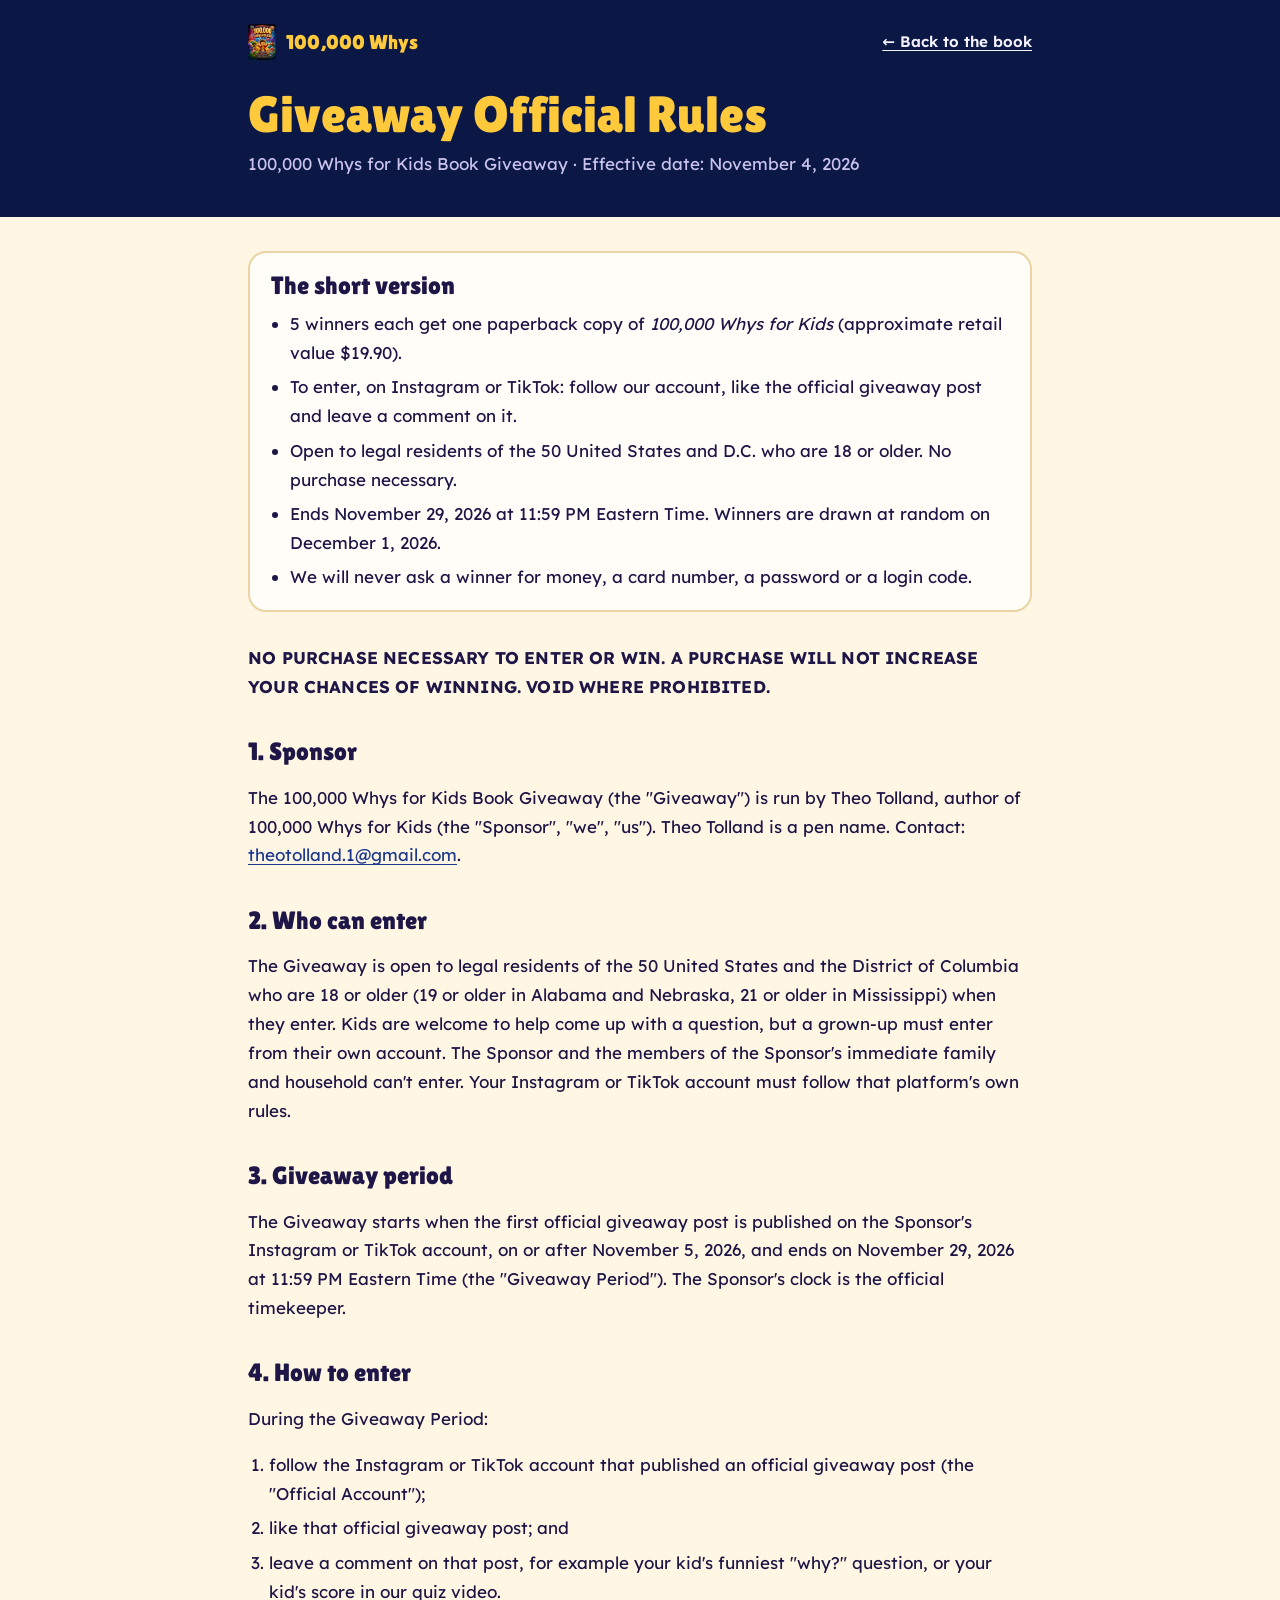
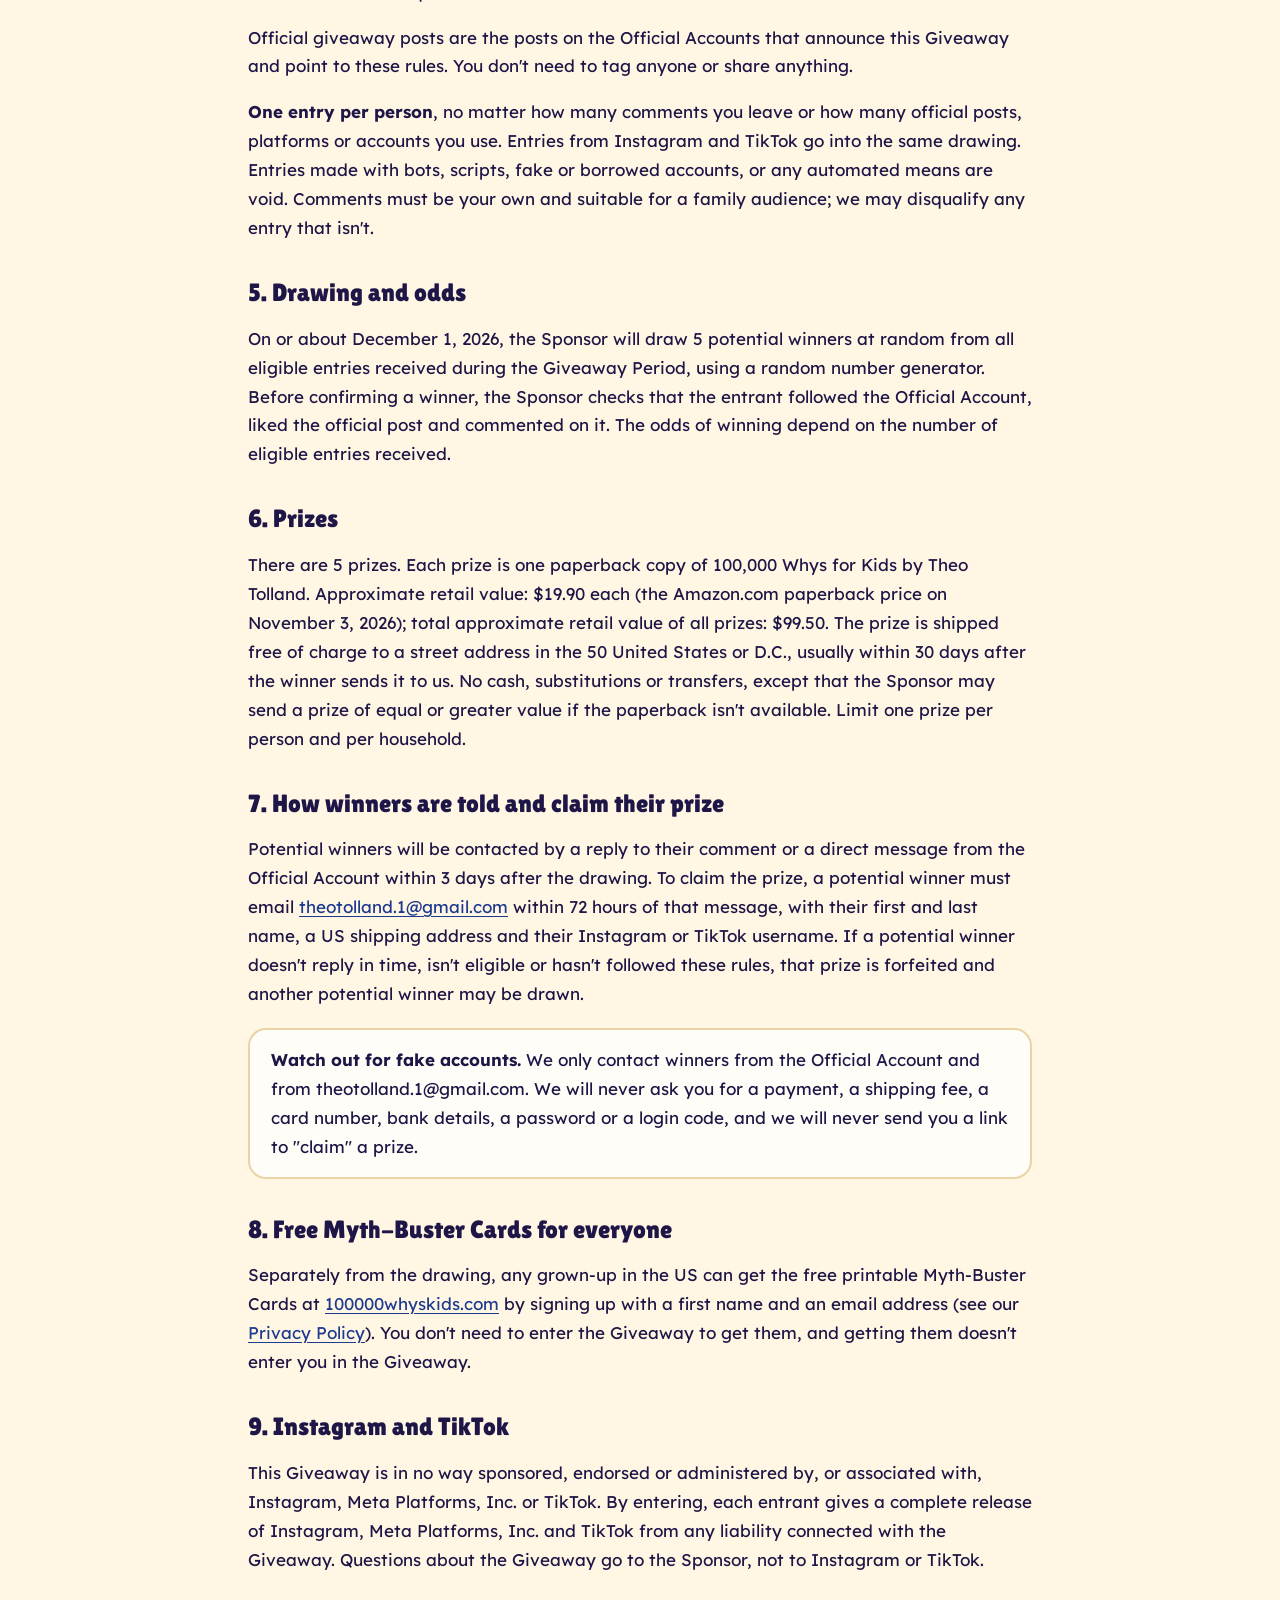
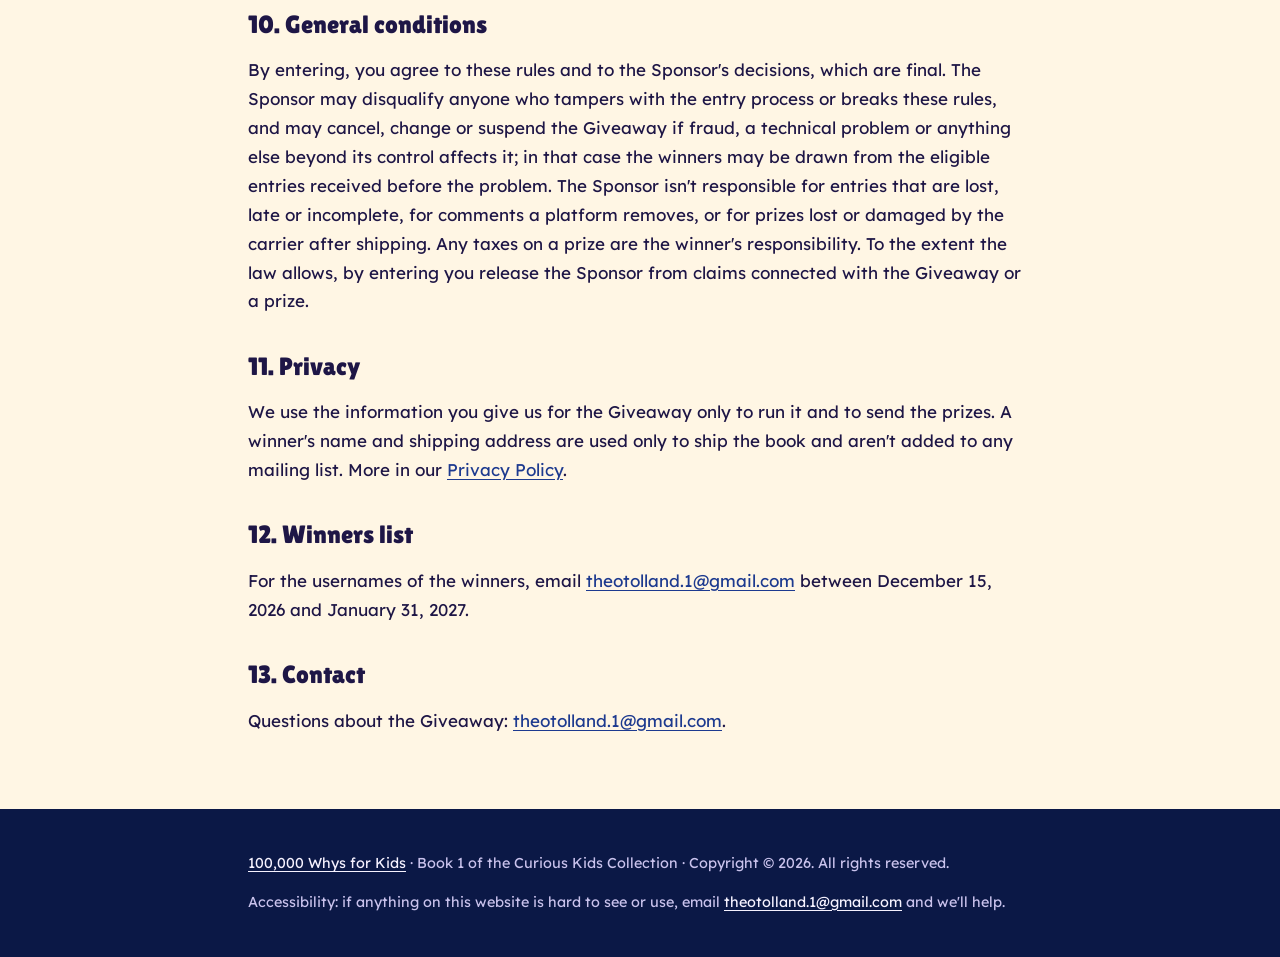
<file: giveaway/index.html>
<!doctype html>
<html lang="en">
<head>
<meta charset="utf-8">
<meta name="viewport" content="width=device-width, initial-scale=1, viewport-fit=cover">
<title>Giveaway Official Rules · 100,000 Whys for Kids</title>
<meta name="description" content="Official rules of the 100,000 Whys for Kids book giveaway: 5 paperback copies, open to US residents 18+, no purchase necessary.">
<link rel="icon" href="../favicon-32.png" sizes="32x32" type="image/png">
<link rel="apple-touch-icon" href="../apple-touch-icon.png">
<link rel="stylesheet" href="../css/fonts.css">
<style>
:root {
  --night: #0B1846; --night-2: #172F78; --night-ink: #F6F2FF; --night-soft: #C9C2EC;
  --paper: #FFF6E4; --card: #FFFDF8; --ink: #1E1646; --ink-soft: #4F4677; --line: #EAD3A4;
  --gold: #FFC93C; --red: #D7263D; --link: #1D3A8F;
  --font-display: "Lilita One", "Arial Rounded MT Bold", system-ui, sans-serif;
  --font-body: Lexend, "Segoe UI", system-ui, -apple-system, sans-serif;
}
@media (prefers-color-scheme: dark) {
  :root:not([data-theme="light"]) { --paper: #120E2E; --card: #221B50; --ink: #F4EFFF; --ink-soft: #C3BBE6; --line: #362E74; --link: #FFD45E; color-scheme: dark; }
}
:root[data-theme="dark"] { --paper: #120E2E; --card: #221B50; --ink: #F4EFFF; --ink-soft: #C3BBE6; --line: #362E74; --link: #FFD45E; color-scheme: dark; }
* { box-sizing: border-box; }
html { -webkit-text-size-adjust: 100%; }
body { margin: 0; background: var(--paper); color: var(--ink); font-family: var(--font-body); font-size: 17px; line-height: 1.7; -webkit-font-smoothing: antialiased; }
a { color: var(--link); text-underline-offset: 3px; }
:focus-visible { outline: 3px solid #2EC4F1; outline-offset: 3px; border-radius: 6px; }
.wrap { max-width: 820px; margin: 0 auto; padding-left: max(18px, env(safe-area-inset-left, 0px)); padding-right: max(18px, env(safe-area-inset-right, 0px)); }
header { background: var(--night); color: var(--night-ink); padding-top: max(18px, env(safe-area-inset-top, 0px)); padding-bottom: 38px; }
.top { display: flex; justify-content: space-between; align-items: center; gap: 1rem; min-height: 48px; }
.brand { display: flex; align-items: center; gap: .6rem; color: var(--gold); font-family: var(--font-display); font-size: 1.25rem; text-decoration: none; }
.brand img { width: 28px; height: auto; border-radius: 3px; }
.back { color: var(--night-ink); font-weight: 600; font-size: .95rem; }
h1 { font-family: var(--font-display); font-weight: 400; font-size: clamp(2.2rem, 6vw, 3.2rem); line-height: 1.05; color: var(--gold); margin: 1.4rem 0 .5rem; }
.eff { color: var(--night-soft); margin: 0; }
main { padding-block: 34px 56px; }
.summary { background: var(--card); border: 2px solid var(--line); border-radius: 18px; padding: 1.1rem 1.3rem; margin: 0 0 2rem; }
.summary h2 { margin-top: 0; }
.summary ul { margin: .4rem 0 0; padding-left: 1.2rem; }
h2 { font-family: var(--font-display); font-weight: 400; font-size: 1.55rem; line-height: 1.2; margin: 2.2rem 0 .6rem; color: var(--ink); }
h3 { font-size: 1.05rem; margin: 1.4rem 0 .3rem; }
p, li { color: var(--ink); }
li + li { margin-top: .35rem; }
.muted { color: var(--ink-soft); }
footer { background: var(--night); color: var(--night-soft); font-size: .9rem; padding-block: 28px max(28px, env(safe-area-inset-bottom, 0px)); }
footer p { color: var(--night-soft); }
footer a { color: var(--night-ink); }
.box { background: var(--card); border: 2px solid var(--line); border-radius: 18px; padding: 1rem 1.3rem; margin: 1.2rem 0; }
.caps { text-transform: uppercase; font-weight: 700; letter-spacing: .01em; }
ol.steps { padding-left: 1.3rem; }
</style>
</head>
<body>
<header>
  <div class="wrap">
    <div class="top">
      <a class="brand" href="../"><img src="../images/cover-360.jpg" alt="" width="28" height="37"><span>100,000 Whys</span></a>
      <a class="back" href="../">← Back to the book</a>
    </div>
    <h1>Giveaway Official Rules</h1>
    <p class="eff">100,000 Whys for Kids Book Giveaway · Effective date: November 4, 2026</p>
  </div>
</header>

<main class="wrap">
  <section class="summary" aria-labelledby="short">
    <h2 id="short">The short version</h2>
    <ul>
      <li>5 winners each get one paperback copy of <i>100,000 Whys for Kids</i> (approximate retail value $19.90).</li>
      <li>To enter, on Instagram or TikTok: follow our account, like the official giveaway post and leave a comment on it.</li>
      <li>Open to legal residents of the 50 United States and D.C. who are 18 or older. No purchase necessary.</li>
      <li>Ends November 29, 2026 at 11:59 PM Eastern Time. Winners are drawn at random on December 1, 2026.</li>
      <li>We will never ask a winner for money, a card number, a password or a login code.</li>
    </ul>
  </section>

  <p class="caps">No purchase necessary to enter or win. A purchase will not increase your chances of winning. Void where prohibited.</p>

  <h2 id="sponsor">1. Sponsor</h2>
  <p>The 100,000 Whys for Kids Book Giveaway (the "Giveaway") is run by Theo Tolland, author of 100,000 Whys for Kids (the "Sponsor", "we", "us"). Theo Tolland is a pen name. Contact: <a href="mailto:theotolland.1@gmail.com">theotolland.1@gmail.com</a>.</p>

  <h2 id="eligibility">2. Who can enter</h2>
  <p>The Giveaway is open to legal residents of the 50 United States and the District of Columbia who are 18 or older (19 or older in Alabama and Nebraska, 21 or older in Mississippi) when they enter. Kids are welcome to help come up with a question, but a grown-up must enter from their own account. The Sponsor and the members of the Sponsor's immediate family and household can't enter. Your Instagram or TikTok account must follow that platform's own rules.</p>

  <h2 id="period">3. Giveaway period</h2>
  <p>The Giveaway starts when the first official giveaway post is published on the Sponsor's Instagram or TikTok account, on or after November 5, 2026, and ends on November 29, 2026 at 11:59 PM Eastern Time (the "Giveaway Period"). The Sponsor's clock is the official timekeeper.</p>

  <h2 id="enter">4. How to enter</h2>
  <p>During the Giveaway Period:</p>
  <ol class="steps">
    <li>follow the Instagram or TikTok account that published an official giveaway post (the "Official Account");</li>
    <li>like that official giveaway post; and</li>
    <li>leave a comment on that post, for example your kid's funniest "why?" question, or your kid's score in our quiz video.</li>
  </ol>
  <p>Official giveaway posts are the posts on the Official Accounts that announce this Giveaway and point to these rules. You don't need to tag anyone or share anything.</p>
  <p><b>One entry per person</b>, no matter how many comments you leave or how many official posts, platforms or accounts you use. Entries from Instagram and TikTok go into the same drawing. Entries made with bots, scripts, fake or borrowed accounts, or any automated means are void. Comments must be your own and suitable for a family audience; we may disqualify any entry that isn't.</p>

  <h2 id="draw">5. Drawing and odds</h2>
  <p>On or about December 1, 2026, the Sponsor will draw 5 potential winners at random from all eligible entries received during the Giveaway Period, using a random number generator. Before confirming a winner, the Sponsor checks that the entrant followed the Official Account, liked the official post and commented on it. The odds of winning depend on the number of eligible entries received.</p>

  <h2 id="prizes">6. Prizes</h2>
  <p>There are 5 prizes. Each prize is one paperback copy of 100,000 Whys for Kids by Theo Tolland. Approximate retail value: $19.90 each (the Amazon.com paperback price on November 3, 2026); total approximate retail value of all prizes: $99.50. The prize is shipped free of charge to a street address in the 50 United States or D.C., usually within 30 days after the winner sends it to us. No cash, substitutions or transfers, except that the Sponsor may send a prize of equal or greater value if the paperback isn't available. Limit one prize per person and per household.</p>

  <h2 id="claim">7. How winners are told and claim their prize</h2>
  <p>Potential winners will be contacted by a reply to their comment or a direct message from the Official Account within 3 days after the drawing. To claim the prize, a potential winner must email <a href="mailto:theotolland.1@gmail.com">theotolland.1@gmail.com</a> within 72 hours of that message, with their first and last name, a US shipping address and their Instagram or TikTok username. If a potential winner doesn't reply in time, isn't eligible or hasn't followed these rules, that prize is forfeited and another potential winner may be drawn.</p>
  <div class="box">
    <p style="margin:0"><b>Watch out for fake accounts.</b> We only contact winners from the Official Account and from theotolland.1@gmail.com. We will never ask you for a payment, a shipping fee, a card number, bank details, a password or a login code, and we will never send you a link to "claim" a prize.</p>
  </div>

  <h2 id="free-cards">8. Free Myth-Buster Cards for everyone</h2>
  <p>Separately from the drawing, any grown-up in the US can get the free printable Myth-Buster Cards at <a href="../">100000whyskids.com</a> by signing up with a first name and an email address (see our <a href="../privacy.html">Privacy Policy</a>). You don't need to enter the Giveaway to get them, and getting them doesn't enter you in the Giveaway.</p>

  <h2 id="platforms">9. Instagram and TikTok</h2>
  <p>This Giveaway is in no way sponsored, endorsed or administered by, or associated with, Instagram, Meta Platforms, Inc. or TikTok. By entering, each entrant gives a complete release of Instagram, Meta Platforms, Inc. and TikTok from any liability connected with the Giveaway. Questions about the Giveaway go to the Sponsor, not to Instagram or TikTok.</p>

  <h2 id="general">10. General conditions</h2>
  <p>By entering, you agree to these rules and to the Sponsor's decisions, which are final. The Sponsor may disqualify anyone who tampers with the entry process or breaks these rules, and may cancel, change or suspend the Giveaway if fraud, a technical problem or anything else beyond its control affects it; in that case the winners may be drawn from the eligible entries received before the problem. The Sponsor isn't responsible for entries that are lost, late or incomplete, for comments a platform removes, or for prizes lost or damaged by the carrier after shipping. Any taxes on a prize are the winner's responsibility. To the extent the law allows, by entering you release the Sponsor from claims connected with the Giveaway or a prize.</p>

  <h2 id="privacy">11. Privacy</h2>
  <p>We use the information you give us for the Giveaway only to run it and to send the prizes. A winner's name and shipping address are used only to ship the book and aren't added to any mailing list. More in our <a href="../privacy.html">Privacy Policy</a>.</p>

  <h2 id="winners">12. Winners list</h2>
  <p>For the usernames of the winners, email <a href="mailto:theotolland.1@gmail.com">theotolland.1@gmail.com</a> between December 15, 2026 and January 31, 2027.</p>

  <h2 id="contact">13. Contact</h2>
  <p>Questions about the Giveaway: <a href="mailto:theotolland.1@gmail.com">theotolland.1@gmail.com</a>.</p>
</main>

<footer>
  <div class="wrap">
    <p><a href="../">100,000 Whys for Kids</a> · Book 1 of the Curious Kids Collection · Copyright © 2026. All rights reserved.</p>
    <p class="muted" style="color:var(--night-soft)">Accessibility: if anything on this website is hard to see or use, email <a href="mailto:theotolland.1@gmail.com">theotolland.1@gmail.com</a> and we'll help.</p>
  </div>
</footer>
</body>
</html>
</file>
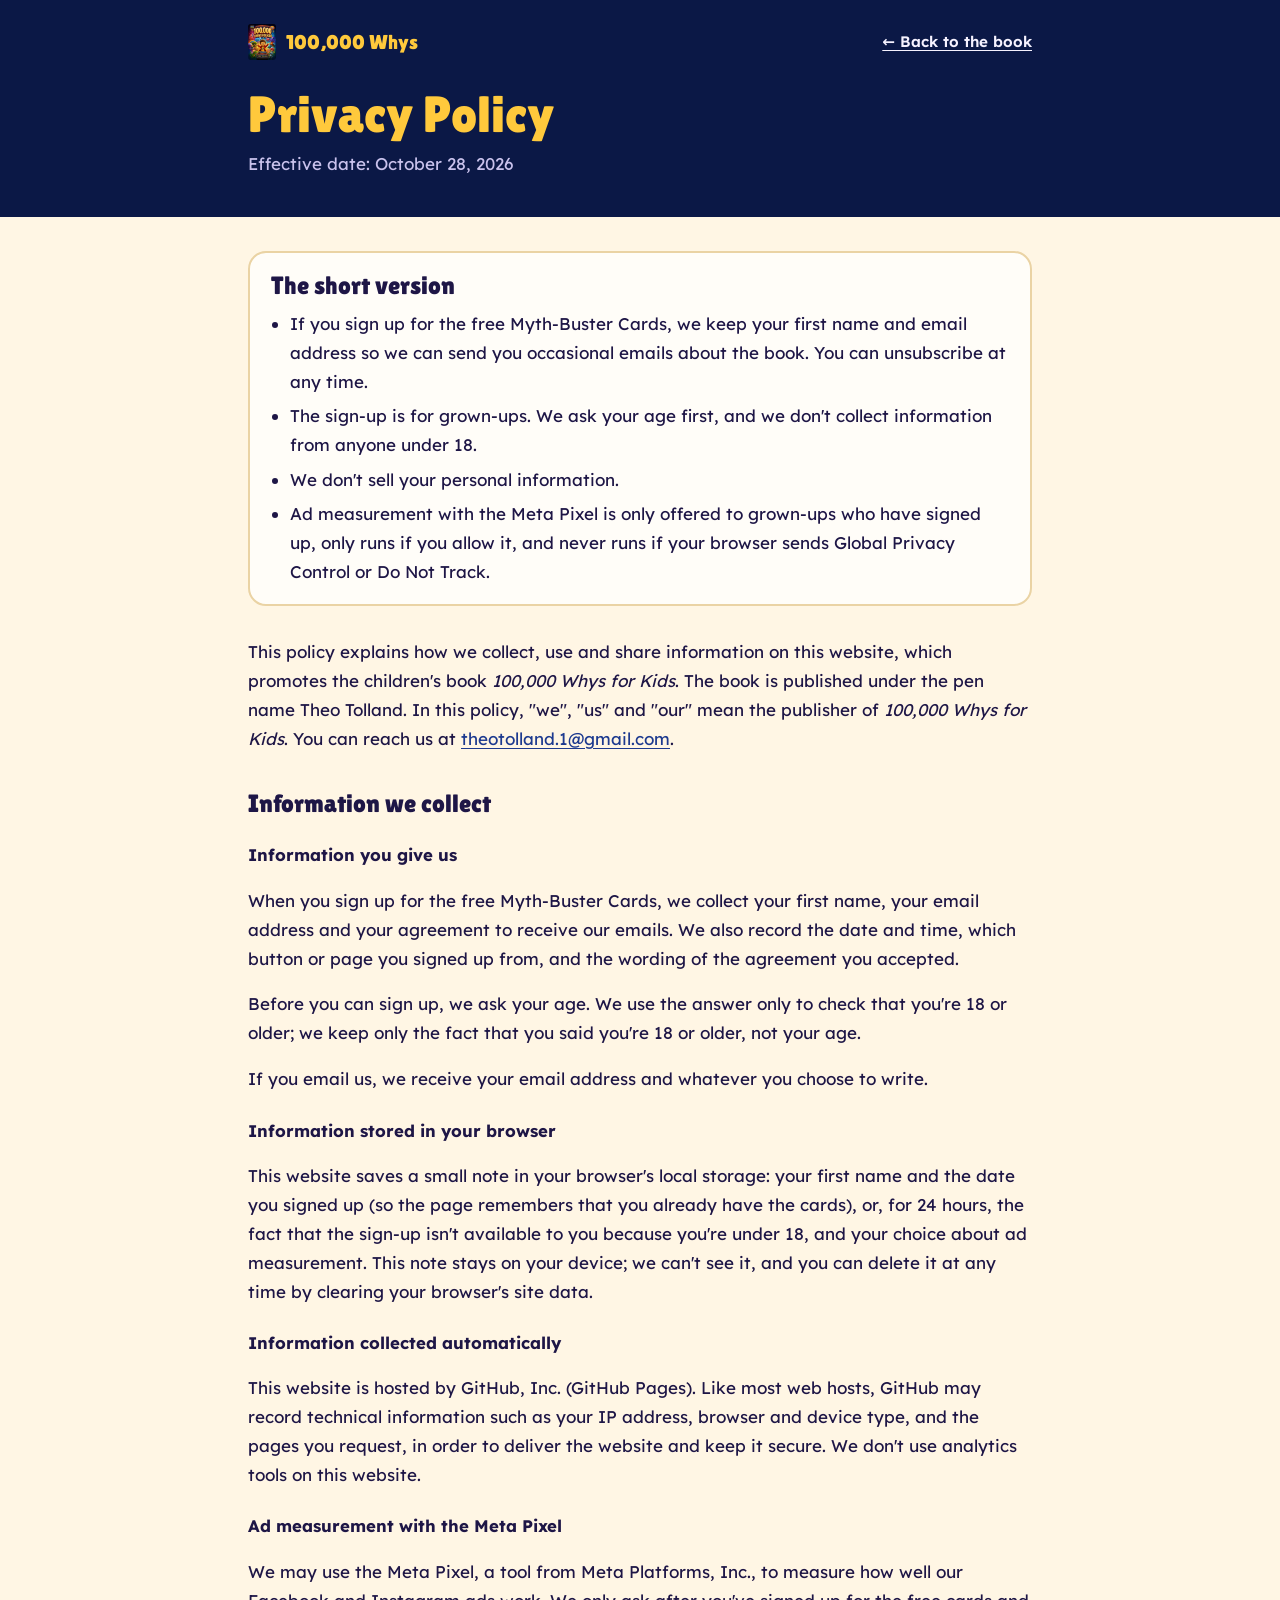
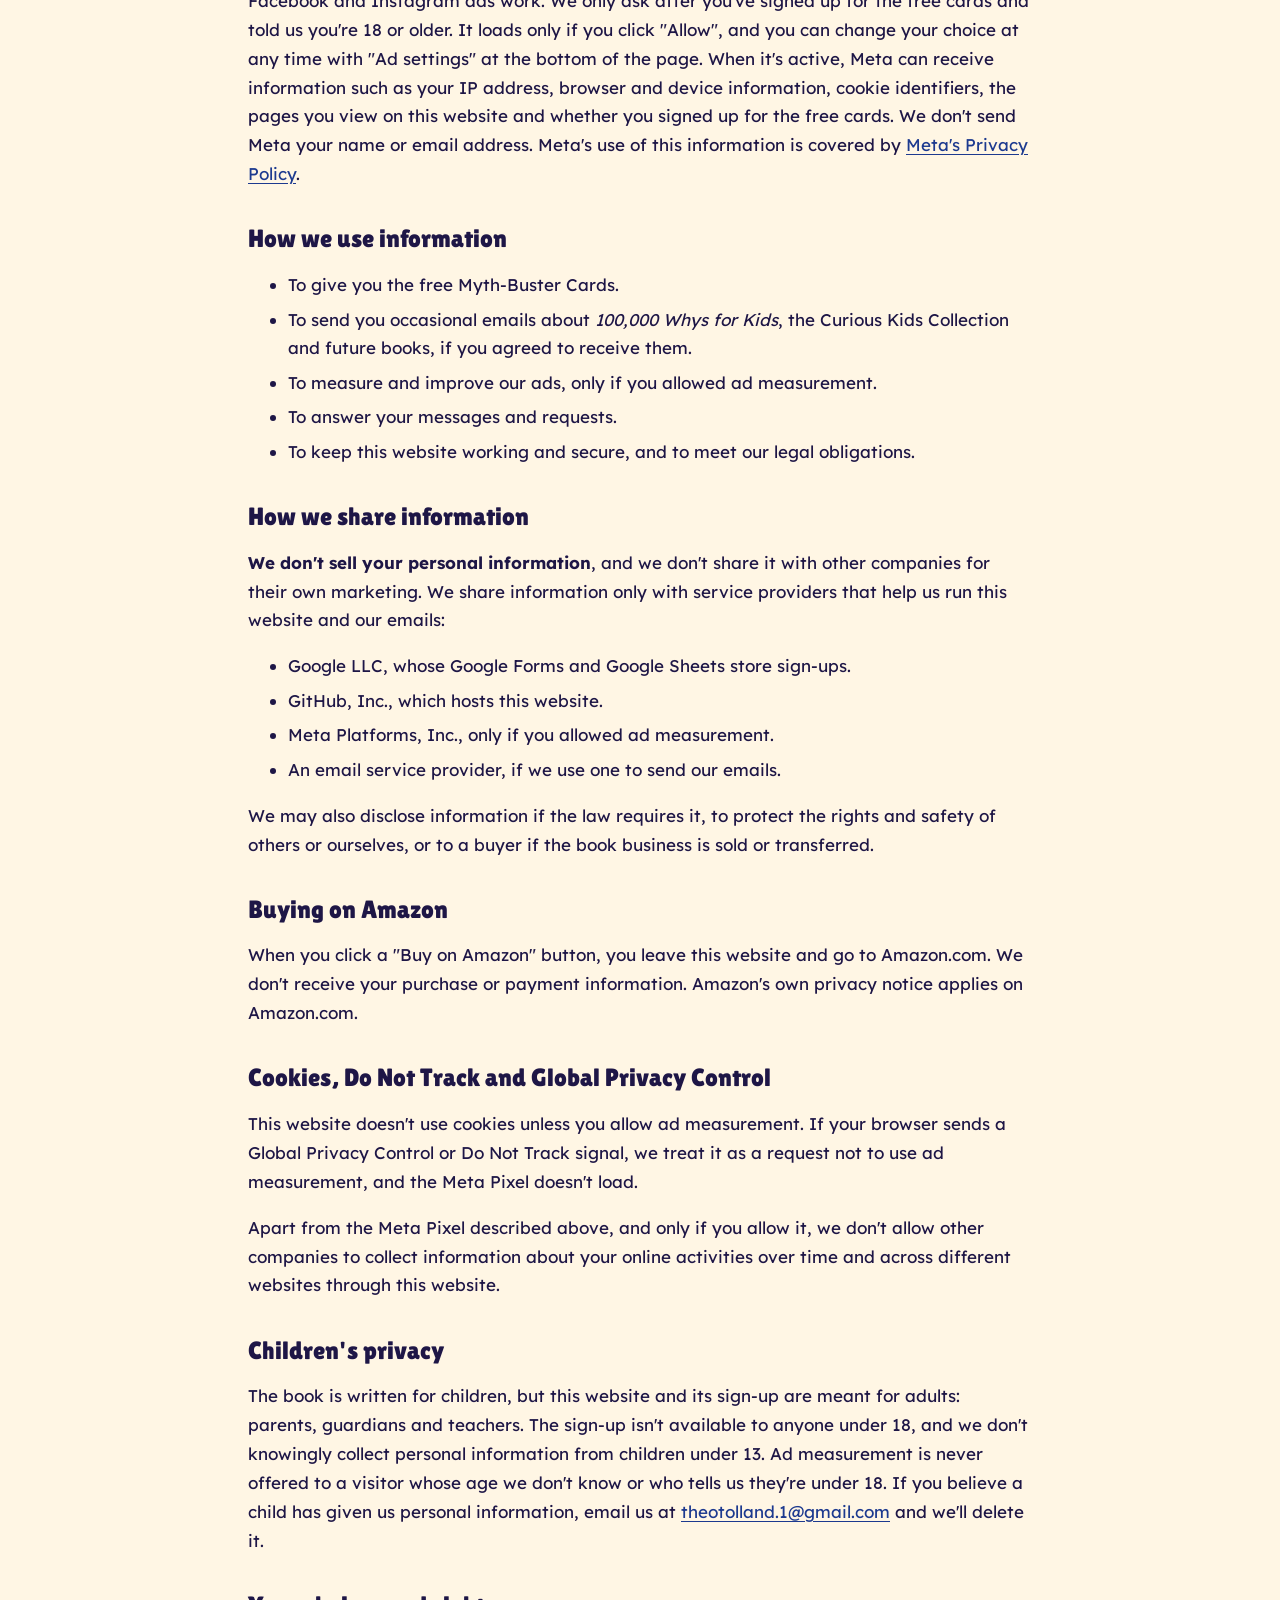
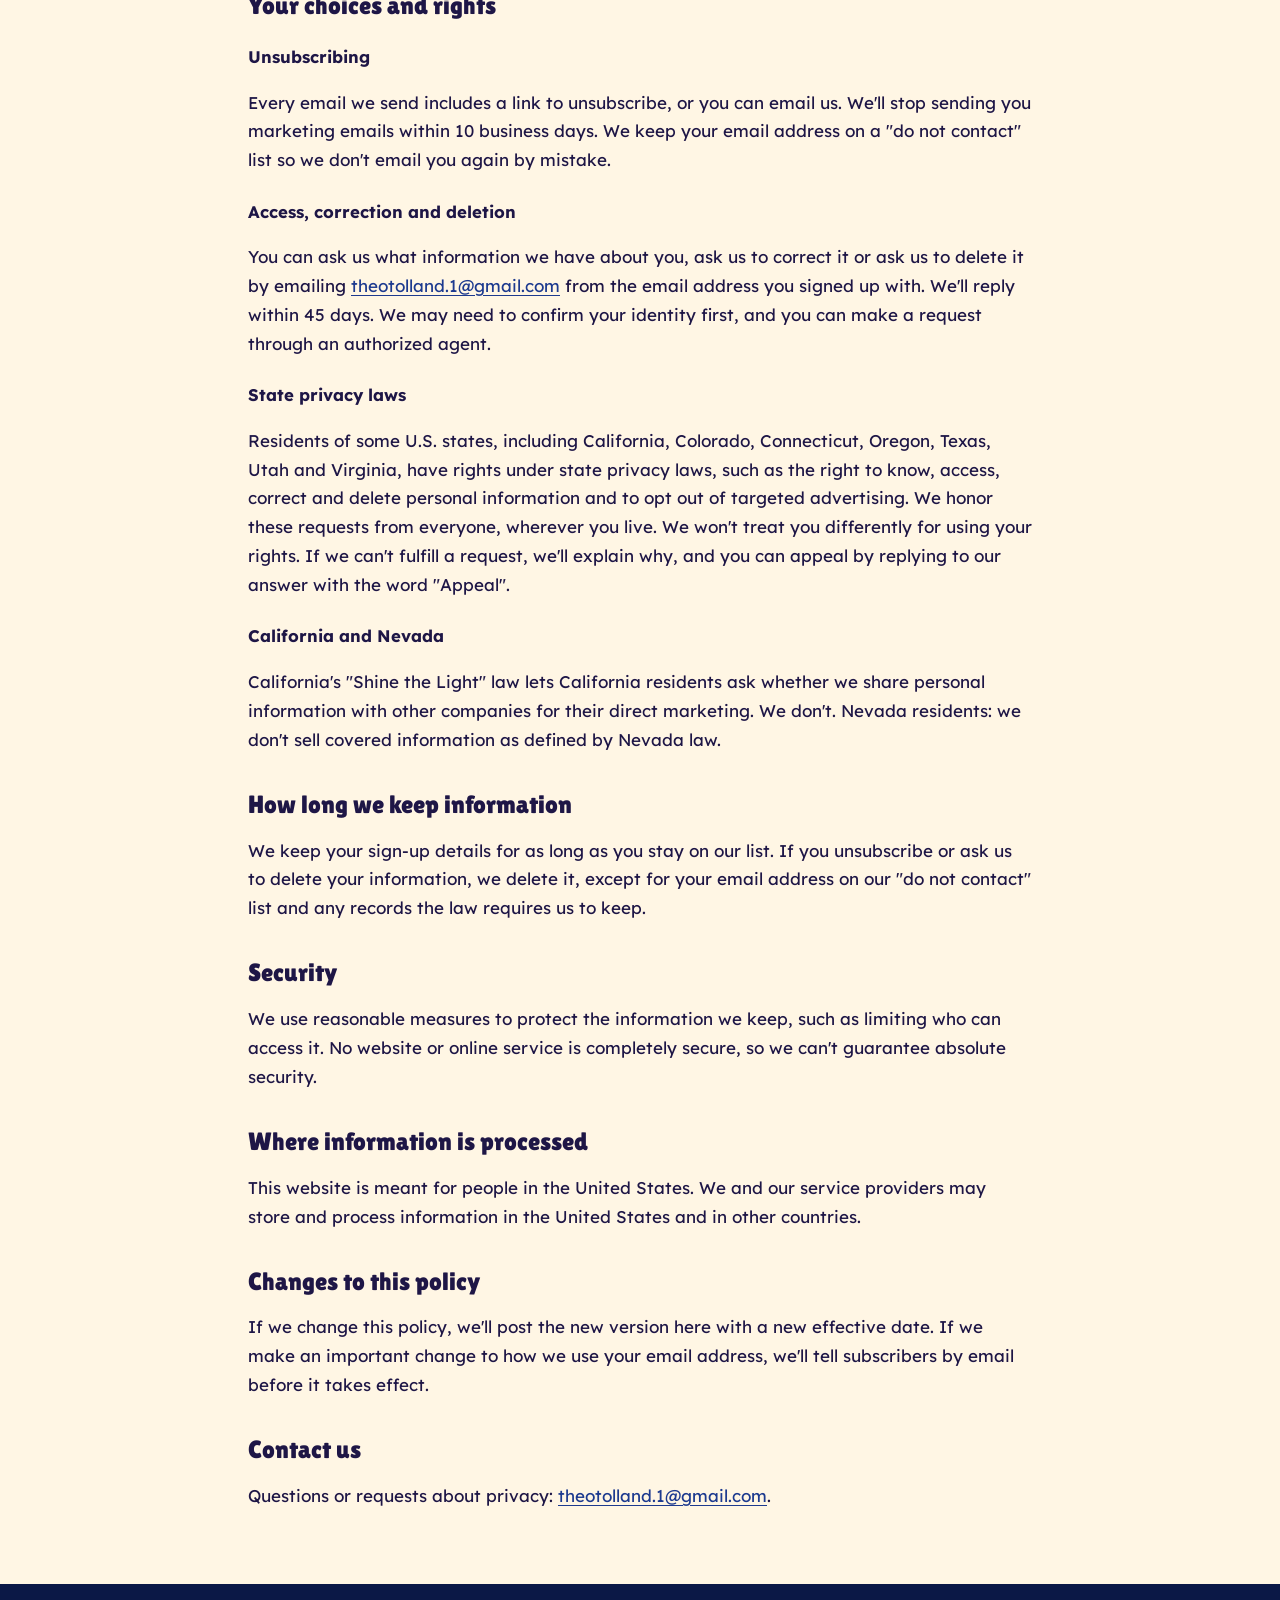
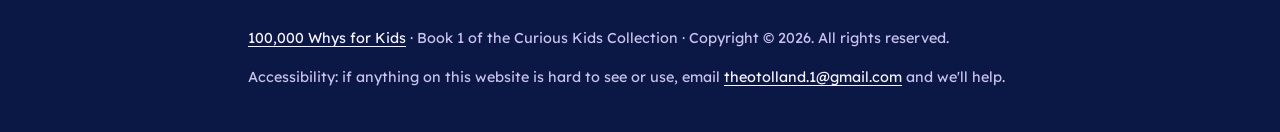
<file: privacy.html>
<!doctype html>
<html lang="en">
<head>
<meta charset="utf-8">
<meta name="viewport" content="width=device-width, initial-scale=1, viewport-fit=cover">
<title>Privacy Policy · 100,000 Whys for Kids</title>
<meta name="description" content="How 100,000 Whys for Kids collects, uses and protects information on this website.">
<link rel="icon" href="favicon-32.png" sizes="32x32" type="image/png">
<link rel="apple-touch-icon" href="apple-touch-icon.png">
<link rel="stylesheet" href="css/fonts.css">
<style>
:root {
  --night: #0B1846; --night-2: #172F78; --night-ink: #F6F2FF; --night-soft: #C9C2EC;
  --paper: #FFF6E4; --card: #FFFDF8; --ink: #1E1646; --ink-soft: #4F4677; --line: #EAD3A4;
  --gold: #FFC93C; --red: #D7263D; --link: #1D3A8F;
  --font-display: "Lilita One", "Arial Rounded MT Bold", system-ui, sans-serif;
  --font-body: Lexend, "Segoe UI", system-ui, -apple-system, sans-serif;
}
@media (prefers-color-scheme: dark) {
  :root:not([data-theme="light"]) { --paper: #120E2E; --card: #221B50; --ink: #F4EFFF; --ink-soft: #C3BBE6; --line: #362E74; --link: #FFD45E; color-scheme: dark; }
}
:root[data-theme="dark"] { --paper: #120E2E; --card: #221B50; --ink: #F4EFFF; --ink-soft: #C3BBE6; --line: #362E74; --link: #FFD45E; color-scheme: dark; }
* { box-sizing: border-box; }
html { -webkit-text-size-adjust: 100%; }
body { margin: 0; background: var(--paper); color: var(--ink); font-family: var(--font-body); font-size: 17px; line-height: 1.7; -webkit-font-smoothing: antialiased; }
a { color: var(--link); text-underline-offset: 3px; }
:focus-visible { outline: 3px solid #2EC4F1; outline-offset: 3px; border-radius: 6px; }
.wrap { max-width: 820px; margin: 0 auto; padding-left: max(18px, env(safe-area-inset-left, 0px)); padding-right: max(18px, env(safe-area-inset-right, 0px)); }
header { background: var(--night); color: var(--night-ink); padding-top: max(18px, env(safe-area-inset-top, 0px)); padding-bottom: 38px; }
.top { display: flex; justify-content: space-between; align-items: center; gap: 1rem; min-height: 48px; }
.brand { display: flex; align-items: center; gap: .6rem; color: var(--gold); font-family: var(--font-display); font-size: 1.25rem; text-decoration: none; }
.brand img { width: 28px; height: auto; border-radius: 3px; }
.back { color: var(--night-ink); font-weight: 600; font-size: .95rem; }
h1 { font-family: var(--font-display); font-weight: 400; font-size: clamp(2.2rem, 6vw, 3.2rem); line-height: 1.05; color: var(--gold); margin: 1.4rem 0 .5rem; }
.eff { color: var(--night-soft); margin: 0; }
main { padding-block: 34px 56px; }
.summary { background: var(--card); border: 2px solid var(--line); border-radius: 18px; padding: 1.1rem 1.3rem; margin: 0 0 2rem; }
.summary h2 { margin-top: 0; }
.summary ul { margin: .4rem 0 0; padding-left: 1.2rem; }
h2 { font-family: var(--font-display); font-weight: 400; font-size: 1.55rem; line-height: 1.2; margin: 2.2rem 0 .6rem; color: var(--ink); }
h3 { font-size: 1.05rem; margin: 1.4rem 0 .3rem; }
p, li { color: var(--ink); }
li + li { margin-top: .35rem; }
.muted { color: var(--ink-soft); }
footer { background: var(--night); color: var(--night-soft); font-size: .9rem; padding-block: 28px max(28px, env(safe-area-inset-bottom, 0px)); }
footer p { color: var(--night-soft); }
footer a { color: var(--night-ink); }
</style>
</head>
<body>
<header>
  <div class="wrap">
    <div class="top">
      <a class="brand" href="./"><img src="images/cover-360.jpg" alt="" width="28" height="37"><span>100,000 Whys</span></a>
      <a class="back" href="./">← Back to the book</a>
    </div>
    <h1>Privacy Policy</h1>
    <p class="eff">Effective date: October 28, 2026</p>
  </div>
</header>

<main class="wrap">
  <section class="summary" aria-labelledby="short">
    <h2 id="short">The short version</h2>
    <ul>
      <li>If you sign up for the free Myth-Buster Cards, we keep your first name and email address so we can send you occasional emails about the book. You can unsubscribe at any time.</li>
      <li>The sign-up is for grown-ups. We ask your age first, and we don't collect information from anyone under 18.</li>
      <li>We don't sell your personal information.</li>
      <li>Ad measurement with the Meta Pixel is only offered to grown-ups who have signed up, only runs if you allow it, and never runs if your browser sends Global Privacy Control or Do Not Track.</li>
    </ul>
  </section>

  <p>This policy explains how we collect, use and share information on this website, which promotes the children's book <i>100,000 Whys for Kids</i>. The book is published under the pen name Theo Tolland. In this policy, "we", "us" and "our" mean the publisher of <i>100,000 Whys for Kids</i>. You can reach us at <a href="mailto:theotolland.1@gmail.com">theotolland.1@gmail.com</a>.</p>

  <h2 id="collect">Information we collect</h2>
  <h3>Information you give us</h3>
  <p>When you sign up for the free Myth-Buster Cards, we collect your first name, your email address and your agreement to receive our emails. We also record the date and time, which button or page you signed up from, and the wording of the agreement you accepted.</p>
  <p>Before you can sign up, we ask your age. We use the answer only to check that you're 18 or older; we keep only the fact that you said you're 18 or older, not your age.</p>
  <p>If you email us, we receive your email address and whatever you choose to write.</p>
  <h3>Information stored in your browser</h3>
  <p>This website saves a small note in your browser's local storage: your first name and the date you signed up (so the page remembers that you already have the cards), or, for 24 hours, the fact that the sign-up isn't available to you because you're under 18, and your choice about ad measurement. This note stays on your device; we can't see it, and you can delete it at any time by clearing your browser's site data.</p>
  <h3>Information collected automatically</h3>
  <p>This website is hosted by GitHub, Inc. (GitHub Pages). Like most web hosts, GitHub may record technical information such as your IP address, browser and device type, and the pages you request, in order to deliver the website and keep it secure. We don't use analytics tools on this website.</p>
  <h3 id="ads">Ad measurement with the Meta Pixel</h3>
  <p>We may use the Meta Pixel, a tool from Meta Platforms, Inc., to measure how well our Facebook and Instagram ads work. We only ask after you've signed up for the free cards and told us you're 18 or older. It loads only if you click "Allow", and you can change your choice at any time with "Ad settings" at the bottom of the page. When it's active, Meta can receive information such as your IP address, browser and device information, cookie identifiers, the pages you view on this website and whether you signed up for the free cards. We don't send Meta your name or email address. Meta's use of this information is covered by <a href="https://www.facebook.com/privacy/policy/" target="_blank" rel="noopener">Meta's Privacy Policy</a>.</p>

  <h2 id="use">How we use information</h2>
  <ul>
    <li>To give you the free Myth-Buster Cards.</li>
    <li>To send you occasional emails about <i>100,000 Whys for Kids</i>, the Curious Kids Collection and future books, if you agreed to receive them.</li>
    <li>To measure and improve our ads, only if you allowed ad measurement.</li>
    <li>To answer your messages and requests.</li>
    <li>To keep this website working and secure, and to meet our legal obligations.</li>
  </ul>

  <h2 id="share">How we share information</h2>
  <p><b>We don't sell your personal information</b>, and we don't share it with other companies for their own marketing. We share information only with service providers that help us run this website and our emails:</p>
  <ul>
    <li>Google LLC, whose Google Forms and Google Sheets store sign-ups.</li>
    <li>GitHub, Inc., which hosts this website.</li>
    <li>Meta Platforms, Inc., only if you allowed ad measurement.</li>
    <li>An email service provider, if we use one to send our emails.</li>
  </ul>
  <p>We may also disclose information if the law requires it, to protect the rights and safety of others or ourselves, or to a buyer if the book business is sold or transferred.</p>

  <h2 id="amazon">Buying on Amazon</h2>
  <p>When you click a "Buy on Amazon" button, you leave this website and go to Amazon.com. We don't receive your purchase or payment information. Amazon's own privacy notice applies on Amazon.com.</p>

  <h2 id="cookies">Cookies, Do Not Track and Global Privacy Control</h2>
  <p>This website doesn't use cookies unless you allow ad measurement. If your browser sends a Global Privacy Control or Do Not Track signal, we treat it as a request not to use ad measurement, and the Meta Pixel doesn't load.</p>
  <p>Apart from the Meta Pixel described above, and only if you allow it, we don't allow other companies to collect information about your online activities over time and across different websites through this website.</p>

  <h2 id="children">Children's privacy</h2>
  <p>The book is written for children, but this website and its sign-up are meant for adults: parents, guardians and teachers. The sign-up isn't available to anyone under 18, and we don't knowingly collect personal information from children under 13. Ad measurement is never offered to a visitor whose age we don't know or who tells us they're under 18. If you believe a child has given us personal information, email us at <a href="mailto:theotolland.1@gmail.com">theotolland.1@gmail.com</a> and we'll delete it.</p>

  <h2 id="choices">Your choices and rights</h2>
  <h3>Unsubscribing</h3>
  <p>Every email we send includes a link to unsubscribe, or you can email us. We'll stop sending you marketing emails within 10 business days. We keep your email address on a "do not contact" list so we don't email you again by mistake.</p>
  <h3>Access, correction and deletion</h3>
  <p>You can ask us what information we have about you, ask us to correct it or ask us to delete it by emailing <a href="mailto:theotolland.1@gmail.com">theotolland.1@gmail.com</a> from the email address you signed up with. We'll reply within 45 days. We may need to confirm your identity first, and you can make a request through an authorized agent.</p>
  <h3>State privacy laws</h3>
  <p>Residents of some U.S. states, including California, Colorado, Connecticut, Oregon, Texas, Utah and Virginia, have rights under state privacy laws, such as the right to know, access, correct and delete personal information and to opt out of targeted advertising. We honor these requests from everyone, wherever you live. We won't treat you differently for using your rights. If we can't fulfill a request, we'll explain why, and you can appeal by replying to our answer with the word "Appeal".</p>
  <h3>California and Nevada</h3>
  <p>California's "Shine the Light" law lets California residents ask whether we share personal information with other companies for their direct marketing. We don't. Nevada residents: we don't sell covered information as defined by Nevada law.</p>

  <h2 id="keep">How long we keep information</h2>
  <p>We keep your sign-up details for as long as you stay on our list. If you unsubscribe or ask us to delete your information, we delete it, except for your email address on our "do not contact" list and any records the law requires us to keep.</p>

  <h2 id="security">Security</h2>
  <p>We use reasonable measures to protect the information we keep, such as limiting who can access it. No website or online service is completely secure, so we can't guarantee absolute security.</p>

  <h2 id="where">Where information is processed</h2>
  <p>This website is meant for people in the United States. We and our service providers may store and process information in the United States and in other countries.</p>

  <h2 id="changes">Changes to this policy</h2>
  <p>If we change this policy, we'll post the new version here with a new effective date. If we make an important change to how we use your email address, we'll tell subscribers by email before it takes effect.</p>

  <h2 id="contact">Contact us</h2>
  <p>Questions or requests about privacy: <a href="mailto:theotolland.1@gmail.com">theotolland.1@gmail.com</a>.</p>
</main>

<footer>
  <div class="wrap">
    <p><a href="./">100,000 Whys for Kids</a> · Book 1 of the Curious Kids Collection · Copyright © 2026. All rights reserved.</p>
    <p class="muted" style="color:var(--night-soft)">Accessibility: if anything on this website is hard to see or use, email <a href="mailto:theotolland.1@gmail.com">theotolland.1@gmail.com</a> and we'll help.</p>
  </div>
</footer>
</body>
</html>
</file>
<file: css/fonts.css>
/* Self-hosted fonts (SIL Open Font License), from Fontsource */
@font-face { font-family: 'Lilita One'; font-style: normal; font-weight: 400; font-display: swap; src: url('../fonts/lilita-one-latin-400-normal.woff2') format('woff2'); unicode-range: U+0000-00FF, U+0131, U+0152-0153, U+02BB-02BC, U+02C6, U+02DA, U+02DC, U+0304, U+0308, U+0329, U+2000-206F, U+20AC, U+2122, U+2191, U+2193, U+2212, U+2215, U+FEFF, U+FFFD; }
@font-face { font-family: 'Lexend'; font-style: normal; font-weight: 400; font-display: swap; src: url('../fonts/lexend-latin-400-normal.woff2') format('woff2'); unicode-range: U+0000-00FF, U+0131, U+0152-0153, U+02BB-02BC, U+02C6, U+02DA, U+02DC, U+0304, U+0308, U+0329, U+2000-206F, U+20AC, U+2122, U+2191, U+2193, U+2212, U+2215, U+FEFF, U+FFFD; }
@font-face { font-family: 'Lexend'; font-style: normal; font-weight: 500; font-display: swap; src: url('../fonts/lexend-latin-500-normal.woff2') format('woff2'); unicode-range: U+0000-00FF, U+0131, U+0152-0153, U+02BB-02BC, U+02C6, U+02DA, U+02DC, U+0304, U+0308, U+0329, U+2000-206F, U+20AC, U+2122, U+2191, U+2193, U+2212, U+2215, U+FEFF, U+FFFD; }
@font-face { font-family: 'Lexend'; font-style: normal; font-weight: 600; font-display: swap; src: url('../fonts/lexend-latin-600-normal.woff2') format('woff2'); unicode-range: U+0000-00FF, U+0131, U+0152-0153, U+02BB-02BC, U+02C6, U+02DA, U+02DC, U+0304, U+0308, U+0329, U+2000-206F, U+20AC, U+2122, U+2191, U+2193, U+2212, U+2215, U+FEFF, U+FFFD; }
@font-face { font-family: 'Lexend'; font-style: normal; font-weight: 700; font-display: swap; src: url('../fonts/lexend-latin-700-normal.woff2') format('woff2'); unicode-range: U+0000-00FF, U+0131, U+0152-0153, U+02BB-02BC, U+02C6, U+02DA, U+02DC, U+0304, U+0308, U+0329, U+2000-206F, U+20AC, U+2122, U+2191, U+2193, U+2212, U+2215, U+FEFF, U+FFFD; }
@font-face { font-family: 'Lexend'; font-style: normal; font-weight: 800; font-display: swap; src: url('../fonts/lexend-latin-800-normal.woff2') format('woff2'); unicode-range: U+0000-00FF, U+0131, U+0152-0153, U+02BB-02BC, U+02C6, U+02DA, U+02DC, U+0304, U+0308, U+0329, U+2000-206F, U+20AC, U+2122, U+2191, U+2193, U+2212, U+2215, U+FEFF, U+FFFD; }
@font-face { font-family: 'Gochi Hand'; font-style: normal; font-weight: 400; font-display: swap; src: url('../fonts/gochi-hand-latin-400-normal.woff2') format('woff2'); unicode-range: U+0000-00FF, U+0131, U+0152-0153, U+02BB-02BC, U+02C6, U+02DA, U+02DC, U+0304, U+0308, U+0329, U+2000-206F, U+20AC, U+2122, U+2191, U+2193, U+2212, U+2215, U+FEFF, U+FFFD; }
</file>
